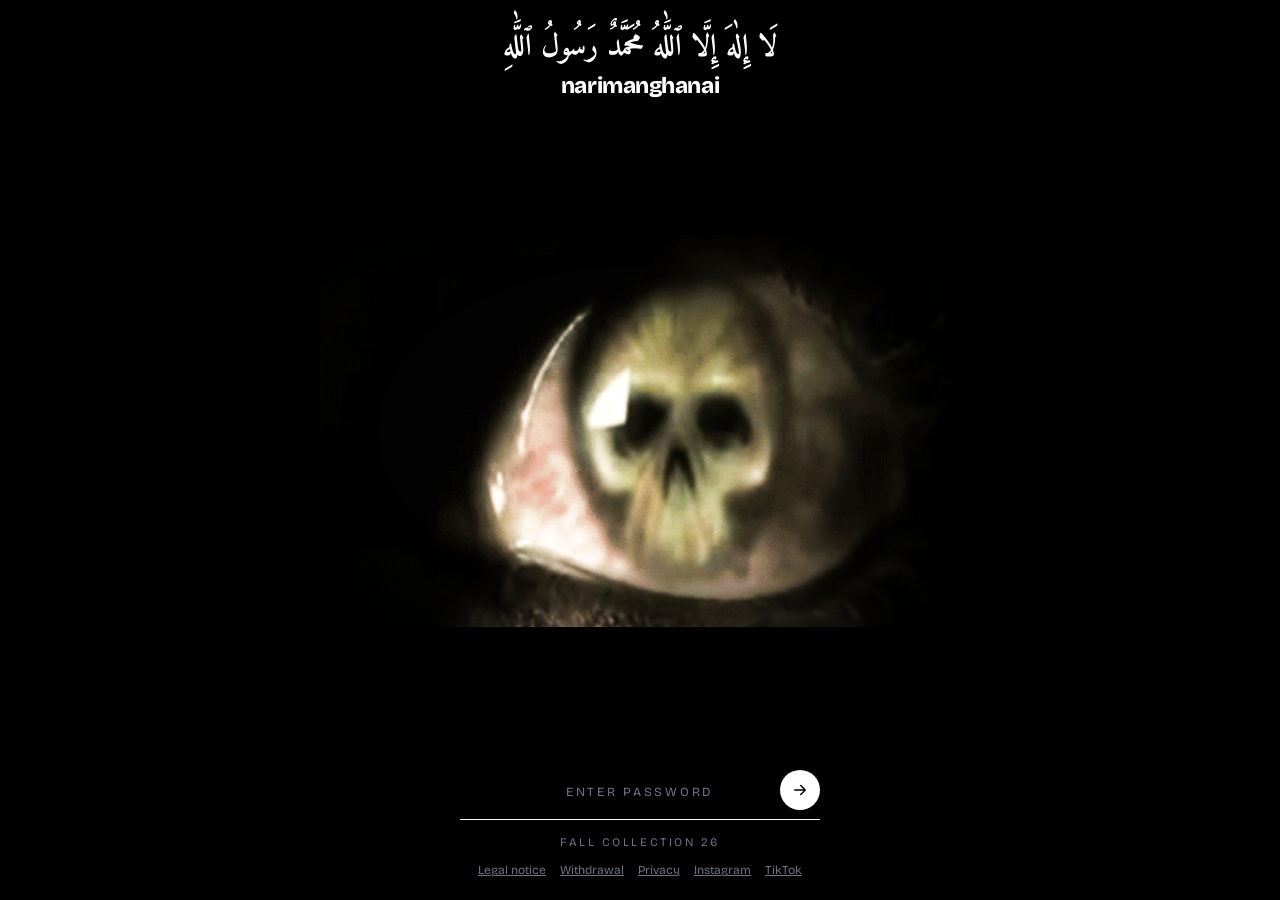
<file: index.html>
<!DOCTYPE html>
<html lang="en" class="gated">
<head>
<meta charset="utf-8">
<meta name="viewport" content="width=device-width, initial-scale=1, viewport-fit=cover">
<title>narimanghanai – handmade clothing</title>
<meta name="description" content="Handmade clothing. Every piece is one of a kind.">
<meta name="theme-color" content="#ffffff">
<meta property="og:type" content="website">
<meta property="og:site_name" content="narimanghanai">
<meta property="og:title" content="narimanghanai – Fall Collection 26">
<meta property="og:description" content="Handmade clothing. Every piece is one of a kind.">
<meta property="og:image" content="https://narimanghanai.com/og-image.jpg">
<meta property="og:image:width" content="1200">
<meta property="og:image:height" content="630">
<meta property="og:url" content="https://narimanghanai.com/">
<meta name="twitter:card" content="summary_large_image">
<meta name="twitter:title" content="narimanghanai – Fall Collection 26">
<meta name="twitter:description" content="Handmade clothing. Every piece is one of a kind.">
<meta name="twitter:image" content="https://narimanghanai.com/og-image.jpg">
<link rel="icon" href="/favicon.ico" sizes="any">
<link rel="icon" type="image/png" sizes="32x32" href="/favicon-32.png">
<link rel="apple-touch-icon" href="/apple-touch-icon.png">
<link rel="preconnect" href="https://fonts.googleapis.com">
<link rel="preconnect" href="https://fonts.gstatic.com" crossorigin>
<link href="https://fonts.googleapis.com/css2?family=Amiri:wght@400;700&family=Bricolage+Grotesque:opsz,wght@12..96,400;12..96,600;12..96,800&display=swap" rel="stylesheet">
<link rel="stylesheet" href="style.css?v=13">
</head>
<body>
<noscript><style>.gate{display:none!important}html.gated body{overflow:auto!important}</style><p style="padding:32px;text-align:center">Please turn on JavaScript to view the shop.</p></noscript>
<section class="gate" id="gate" aria-label="Enter password">
  <div class="gate-top">
    <span class="gate-ar" lang="ar" dir="rtl">لَا إِلٰهَ إِلَّا ٱللَّٰهُ مُحَمَّدٌ رَسُولُ ٱللَّٰهِ</span>
    <div class="gate-brand">narimanghanai</div>
  </div>
  <div class="gate-media"><img class="gate-img" id="gateImg" src="gate.gif" alt=""></div>
  <form class="gate-form" id="gateForm" autocomplete="off">
    <label class="sr" for="gatePw">Password</label>
    <div class="gate-field" id="gateRow">
      <input id="gatePw" type="password" placeholder="Enter password" autocomplete="off" autocapitalize="off" spellcheck="false" required>
      <button type="submit" aria-label="Enter"><svg viewBox="0 0 24 24"><path d="M5 12h14M13 6l6 6-6 6"/></svg></button>
    </div>
    <p class="gate-msg" id="gateMsg" role="status">Fall Collection 26</p>
    <p class="gate-count" id="gateCount" hidden></p>
  </form>
  <nav class="gate-links" aria-label="Info">
    <a href="impressum.html">Legal notice</a><a href="widerruf.html">Withdrawal</a><a href="datenschutz.html">Privacy</a>
    <a href="https://instagram.com/narimanghanai" target="_blank" rel="noopener">Instagram</a><a href="https://tiktok.com/@narimanghanai" target="_blank" rel="noopener">TikTok</a>
  </nav>
</section>
<header>
  <div class="wrap">
    <div class="brand"><span class="arabic" lang="ar" dir="rtl">لَا إِلٰهَ إِلَّا ٱللَّٰهُ مُحَمَّدٌ رَسُولُ ٱللَّٰهِ</span><a class="logo" href="/">narimanghanai</a></div>
  </div>
</header>

<main class="wrap shopwrap">
  <div class="colbar">
    <h1 class="collection" id="colTitle"></h1>
    <div class="cd">
      <button class="cbtn" id="cBtn" aria-haspopup="listbox" aria-expanded="false" aria-controls="cMenu">Collections
        <svg viewBox="0 0 24 24"><path d="M6 9l6 6 6-6"/></svg></button>
      <ul class="cmenu" id="cMenu" role="listbox" aria-label="Collections" hidden></ul>
    </div>
  </div>
  <div class="shop" id="grid"></div>
</main>

<footer>
  <div class="wrap">
    <a href="groessen.html">Size guide</a><a href="impressum.html">Legal notice</a><a href="widerruf.html">Withdrawal</a><a href="datenschutz.html">Privacy</a>
    <a href="https://instagram.com/narimanghanai" target="_blank" rel="noopener">Instagram</a><a href="https://tiktok.com/@narimanghanai" target="_blank" rel="noopener">TikTok</a>
    <p style="margin-top:10px">© <span id="y"></span> narimanghanai</p>
  </div>
</footer>

<div class="pm" id="pm" hidden role="dialog" aria-modal="true" aria-label="Product">
  <div class="pm-box">
    <div class="pm-bar"><button class="iconbtn" id="pmX" aria-label="Close"><svg viewBox="0 0 24 24"><path d="M5 5l14 14M19 5L5 19"/></svg></button></div>
    <div id="pmBody"></div>
  </div>
</div>

<div class="lb" id="lb" tabindex="-1" hidden role="dialog" aria-modal="true" aria-label="Photo viewer">
  <div class="lb-top">
    <button class="lbtn" id="lbF" aria-label="Toggle full screen" hidden><svg viewBox="0 0 24 24"><path d="M4 9V4h5M20 9V4h-5M4 15v5h5M20 15v5h-5"/></svg></button>
    <button class="lbtn" id="lbX" aria-label="Close"><svg viewBox="0 0 24 24"><path d="M5 5l14 14M19 5L5 19"/></svg></button>
  </div>
  <button class="lbtn lb-p" id="lbP" aria-label="Previous photo"><svg viewBox="0 0 24 24"><path d="M15 4l-8 8 8 8"/></svg></button>
  <img id="lbImg" alt="" draggable="false">
  <button class="lbtn lb-n" id="lbN" aria-label="Next photo"><svg viewBox="0 0 24 24"><path d="M9 4l8 8-8 8"/></svg></button>
  <div class="lb-dots" id="lbDots"></div>
</div>

<script src="app.js?v=1" defer></script>
</body>
</html>
</file>
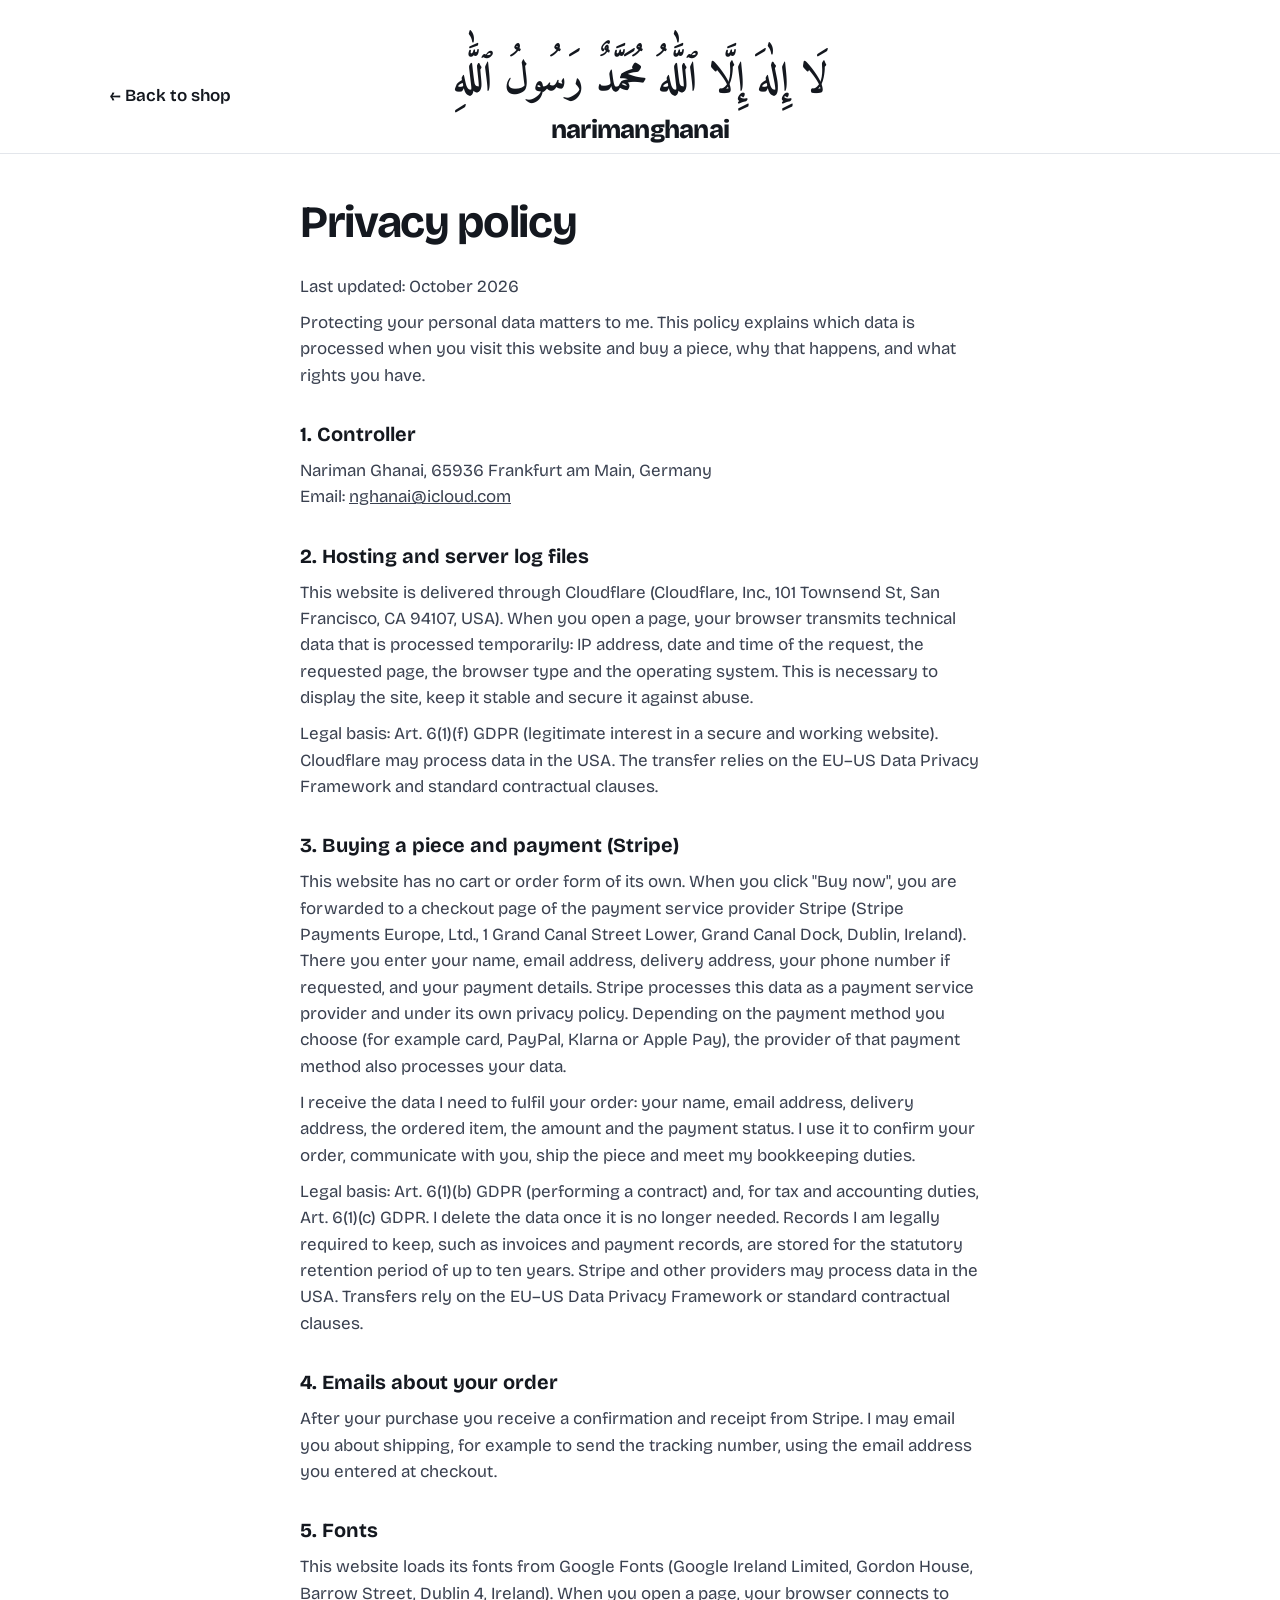
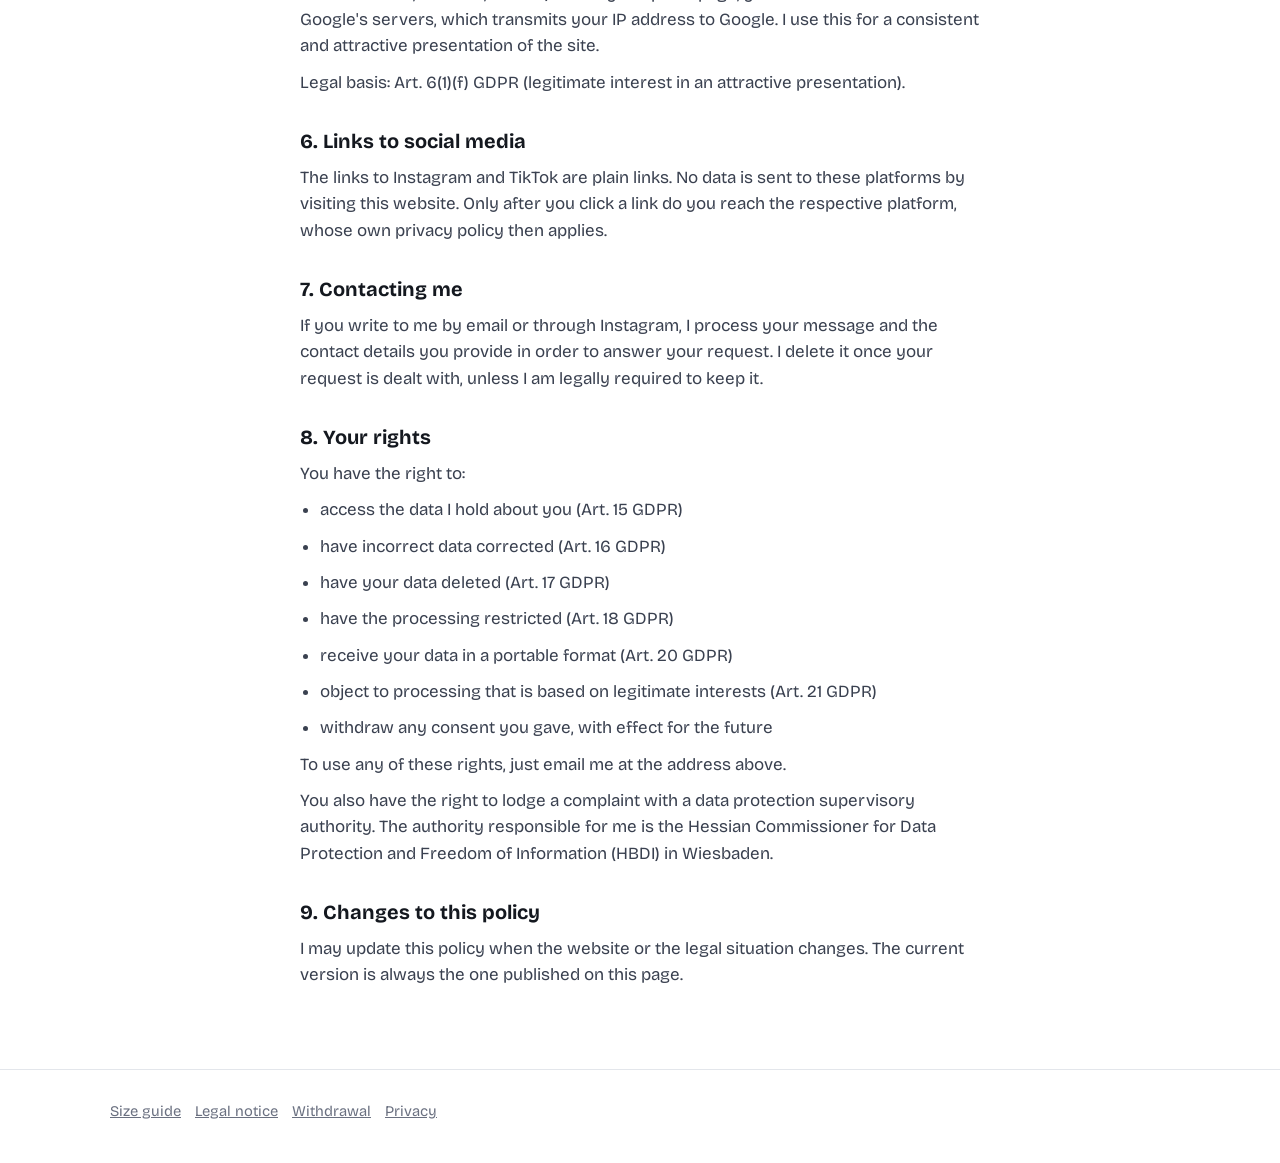
<file: datenschutz.html>
<!DOCTYPE html>
<html lang="en">
<head>
<meta charset="utf-8">
<meta name="viewport" content="width=device-width, initial-scale=1, viewport-fit=cover">
<title>Privacy policy – narimanghanai</title>
<link rel="icon" href="/favicon.ico" sizes="any">
<link rel="icon" type="image/png" sizes="32x32" href="/favicon-32.png">
<link rel="apple-touch-icon" href="/apple-touch-icon.png">
<link rel="preconnect" href="https://fonts.googleapis.com">
<link rel="preconnect" href="https://fonts.gstatic.com" crossorigin>
<link href="https://fonts.googleapis.com/css2?family=Amiri:wght@400;700&family=Bricolage+Grotesque:opsz,wght@12..96,400;12..96,600;12..96,800&display=swap" rel="stylesheet">
<link rel="stylesheet" href="style.css?v=13">
</head>
<body>
<header><div class="wrap"><a class="back" href="/">← Back to shop</a><div class="brand"><span class="arabic" lang="ar" dir="rtl">لَا إِلٰهَ إِلَّا ٱللَّٰهُ مُحَمَّدٌ رَسُولُ ٱللَّٰهِ</span><a class="logo" href="/">narimanghanai</a></div></div></header>
<main class="wrap text">
<h1>Privacy policy</h1>
<p>Last updated: October 2026</p>
<p>Protecting your personal data matters to me. This policy explains which data is processed when you visit this website and buy a piece, why that happens, and what rights you have.</p>

<h2>1. Controller</h2>
<p>Nariman Ghanai, 65936 Frankfurt am Main, Germany<br>Email: <a href="mailto:nghanai@icloud.com">nghanai@icloud.com</a></p>

<h2>2. Hosting and server log files</h2>
<p>This website is delivered through Cloudflare (Cloudflare, Inc., 101 Townsend St, San Francisco, CA 94107, USA). When you open a page, your browser transmits technical data that is processed temporarily: IP address, date and time of the request, the requested page, the browser type and the operating system. This is necessary to display the site, keep it stable and secure it against abuse.</p>
<p>Legal basis: Art. 6(1)(f) GDPR (legitimate interest in a secure and working website). Cloudflare may process data in the USA. The transfer relies on the EU–US Data Privacy Framework and standard contractual clauses.</p>

<h2>3. Buying a piece and payment (Stripe)</h2>
<p>This website has no cart or order form of its own. When you click "Buy now", you are forwarded to a checkout page of the payment service provider Stripe (Stripe Payments Europe, Ltd., 1 Grand Canal Street Lower, Grand Canal Dock, Dublin, Ireland). There you enter your name, email address, delivery address, your phone number if requested, and your payment details. Stripe processes this data as a payment service provider and under its own privacy policy. Depending on the payment method you choose (for example card, PayPal, Klarna or Apple Pay), the provider of that payment method also processes your data.</p>
<p>I receive the data I need to fulfil your order: your name, email address, delivery address, the ordered item, the amount and the payment status. I use it to confirm your order, communicate with you, ship the piece and meet my bookkeeping duties.</p>
<p>Legal basis: Art. 6(1)(b) GDPR (performing a contract) and, for tax and accounting duties, Art. 6(1)(c) GDPR. I delete the data once it is no longer needed. Records I am legally required to keep, such as invoices and payment records, are stored for the statutory retention period of up to ten years. Stripe and other providers may process data in the USA. Transfers rely on the EU–US Data Privacy Framework or standard contractual clauses.</p>

<h2>4. Emails about your order</h2>
<p>After your purchase you receive a confirmation and receipt from Stripe. I may email you about shipping, for example to send the tracking number, using the email address you entered at checkout.</p>

<h2>5. Fonts</h2>
<p>This website loads its fonts from Google Fonts (Google Ireland Limited, Gordon House, Barrow Street, Dublin 4, Ireland). When you open a page, your browser connects to Google's servers, which transmits your IP address to Google. I use this for a consistent and attractive presentation of the site.</p>
<p>Legal basis: Art. 6(1)(f) GDPR (legitimate interest in an attractive presentation).</p>

<h2>6. Links to social media</h2>
<p>The links to Instagram and TikTok are plain links. No data is sent to these platforms by visiting this website. Only after you click a link do you reach the respective platform, whose own privacy policy then applies.</p>

<h2>7. Contacting me</h2>
<p>If you write to me by email or through Instagram, I process your message and the contact details you provide in order to answer your request. I delete it once your request is dealt with, unless I am legally required to keep it.</p>

<h2>8. Your rights</h2>
<p>You have the right to:</p>
<ul>
<li>access the data I hold about you (Art. 15 GDPR)</li>
<li>have incorrect data corrected (Art. 16 GDPR)</li>
<li>have your data deleted (Art. 17 GDPR)</li>
<li>have the processing restricted (Art. 18 GDPR)</li>
<li>receive your data in a portable format (Art. 20 GDPR)</li>
<li>object to processing that is based on legitimate interests (Art. 21 GDPR)</li>
<li>withdraw any consent you gave, with effect for the future</li>
</ul>
<p>To use any of these rights, just email me at the address above.</p>
<p>You also have the right to lodge a complaint with a data protection supervisory authority. The authority responsible for me is the Hessian Commissioner for Data Protection and Freedom of Information (HBDI) in Wiesbaden.</p>

<h2>9. Changes to this policy</h2>
<p>I may update this policy when the website or the legal situation changes. The current version is always the one published on this page.</p>
</main>
<footer><div class="wrap"><a href="groessen.html">Size guide</a><a href="impressum.html">Legal notice</a><a href="widerruf.html">Withdrawal</a><a href="datenschutz.html">Privacy</a></div></footer>
</body>
</html>
</file>
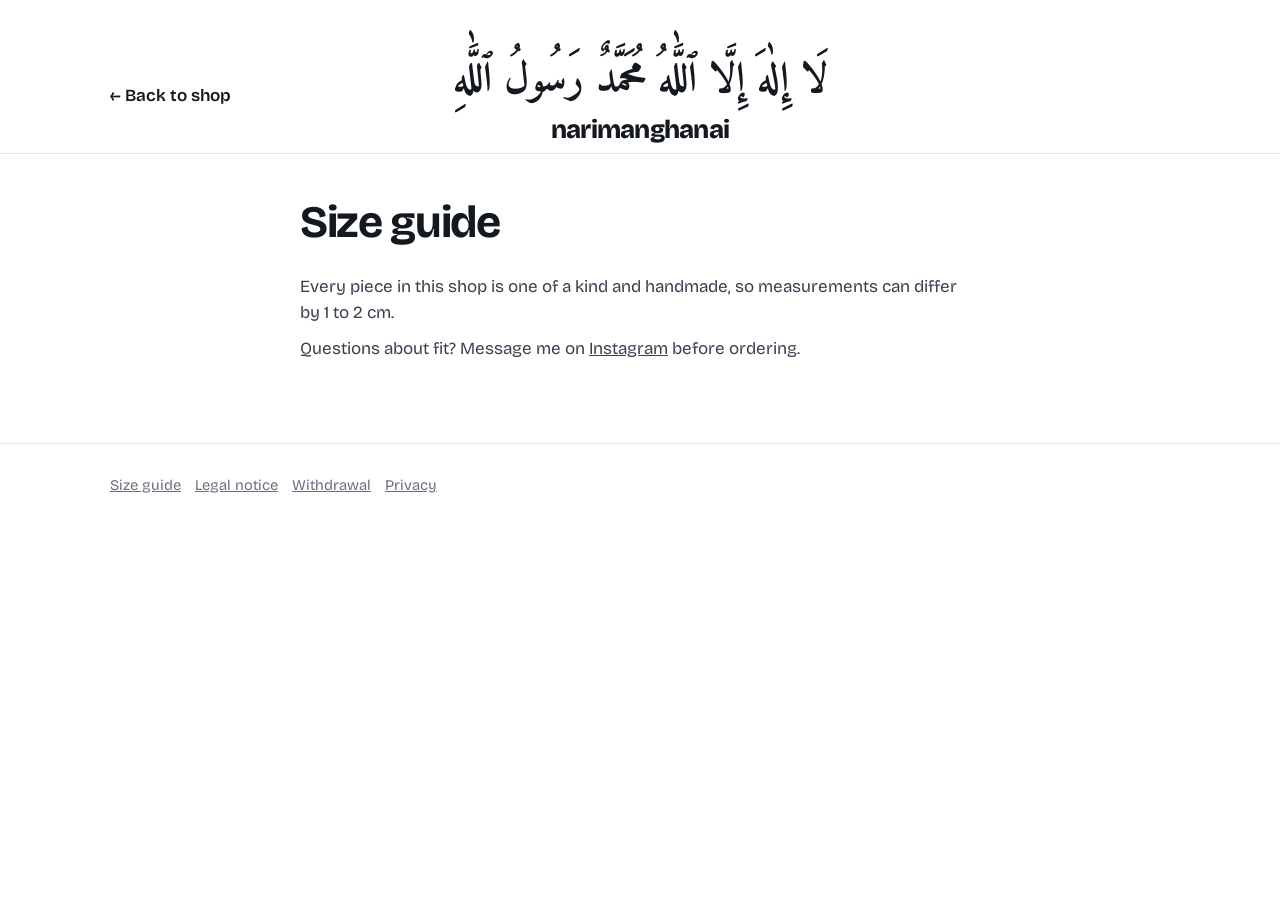
<file: groessen.html>
<!DOCTYPE html>
<html lang="en">
<head>
<meta charset="utf-8">
<meta name="viewport" content="width=device-width, initial-scale=1, viewport-fit=cover">
<title>Size guide – narimanghanai</title>
<link rel="icon" href="/favicon.ico" sizes="any">
<link rel="icon" type="image/png" sizes="32x32" href="/favicon-32.png">
<link rel="apple-touch-icon" href="/apple-touch-icon.png">
<link rel="preconnect" href="https://fonts.googleapis.com">
<link rel="preconnect" href="https://fonts.gstatic.com" crossorigin>
<link href="https://fonts.googleapis.com/css2?family=Amiri:wght@400;700&family=Bricolage+Grotesque:opsz,wght@12..96,400;12..96,600;12..96,800&display=swap" rel="stylesheet">
<link rel="stylesheet" href="style.css?v=13">
</head>
<body>
<header><div class="wrap"><a class="back" href="/">← Back to shop</a><div class="brand"><span class="arabic" lang="ar" dir="rtl">لَا إِلٰهَ إِلَّا ٱللَّٰهُ مُحَمَّدٌ رَسُولُ ٱللَّٰهِ</span><a class="logo" href="/">narimanghanai</a></div></div></header>
<main class="wrap text">
<h1>Size guide</h1>
<p>Every piece in this shop is one of a kind and handmade, so measurements can differ by 1 to 2 cm.</p>
<p>Questions about fit? Message me on <a href="https://instagram.com/narimanghanai" target="_blank" rel="noopener">Instagram</a> before ordering.</p>
</main>
<footer><div class="wrap"><a href="groessen.html">Size guide</a><a href="impressum.html">Legal notice</a><a href="widerruf.html">Withdrawal</a><a href="datenschutz.html">Privacy</a></div></footer>
</body>
</html>
</file>
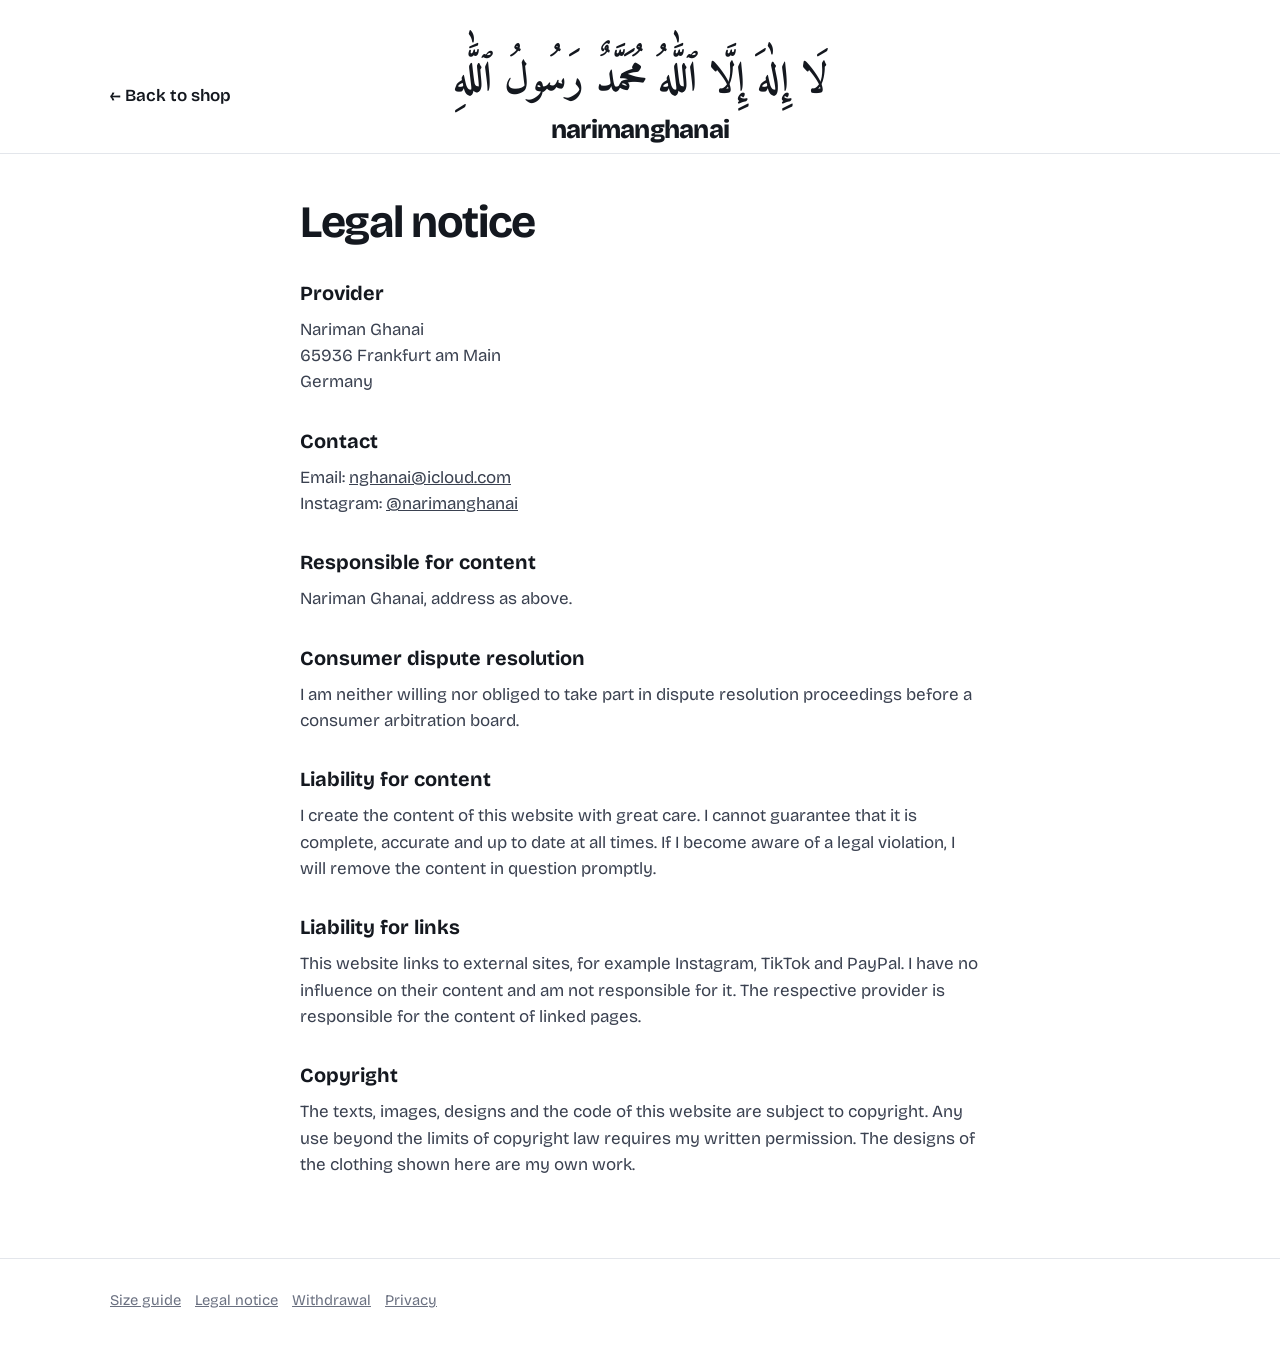
<file: impressum.html>
<!DOCTYPE html>
<html lang="en">
<head>
<meta charset="utf-8">
<meta name="viewport" content="width=device-width, initial-scale=1, viewport-fit=cover">
<title>Legal notice – narimanghanai</title>
<link rel="icon" href="/favicon.ico" sizes="any">
<link rel="icon" type="image/png" sizes="32x32" href="/favicon-32.png">
<link rel="apple-touch-icon" href="/apple-touch-icon.png">
<link rel="preconnect" href="https://fonts.googleapis.com">
<link rel="preconnect" href="https://fonts.gstatic.com" crossorigin>
<link href="https://fonts.googleapis.com/css2?family=Amiri:wght@400;700&family=Bricolage+Grotesque:opsz,wght@12..96,400;12..96,600;12..96,800&display=swap" rel="stylesheet">
<link rel="stylesheet" href="style.css?v=13">
</head>
<body>
<header><div class="wrap"><a class="back" href="/">← Back to shop</a><div class="brand"><span class="arabic" lang="ar" dir="rtl">لَا إِلٰهَ إِلَّا ٱللَّٰهُ مُحَمَّدٌ رَسُولُ ٱللَّٰهِ</span><a class="logo" href="/">narimanghanai</a></div></div></header>
<main class="wrap text">
<h1>Legal notice</h1>
<h2>Provider</h2>
<p>Nariman Ghanai<br>65936 Frankfurt am Main<br>Germany</p>
<h2>Contact</h2>
<p>Email: <a href="mailto:nghanai@icloud.com">nghanai@icloud.com</a><br>Instagram: <a href="https://instagram.com/narimanghanai" target="_blank" rel="noopener">@narimanghanai</a></p>
<h2>Responsible for content</h2>
<p>Nariman Ghanai, address as above.</p>
<h2>Consumer dispute resolution</h2>
<p>I am neither willing nor obliged to take part in dispute resolution proceedings before a consumer arbitration board.</p>
<h2>Liability for content</h2>
<p>I create the content of this website with great care. I cannot guarantee that it is complete, accurate and up to date at all times. If I become aware of a legal violation, I will remove the content in question promptly.</p>
<h2>Liability for links</h2>
<p>This website links to external sites, for example Instagram, TikTok and PayPal. I have no influence on their content and am not responsible for it. The respective provider is responsible for the content of linked pages.</p>
<h2>Copyright</h2>
<p>The texts, images, designs and the code of this website are subject to copyright. Any use beyond the limits of copyright law requires my written permission. The designs of the clothing shown here are my own work.</p>
</main>
<footer><div class="wrap"><a href="groessen.html">Size guide</a><a href="impressum.html">Legal notice</a><a href="widerruf.html">Withdrawal</a><a href="datenschutz.html">Privacy</a></div></footer>
</body>
</html>
</file>
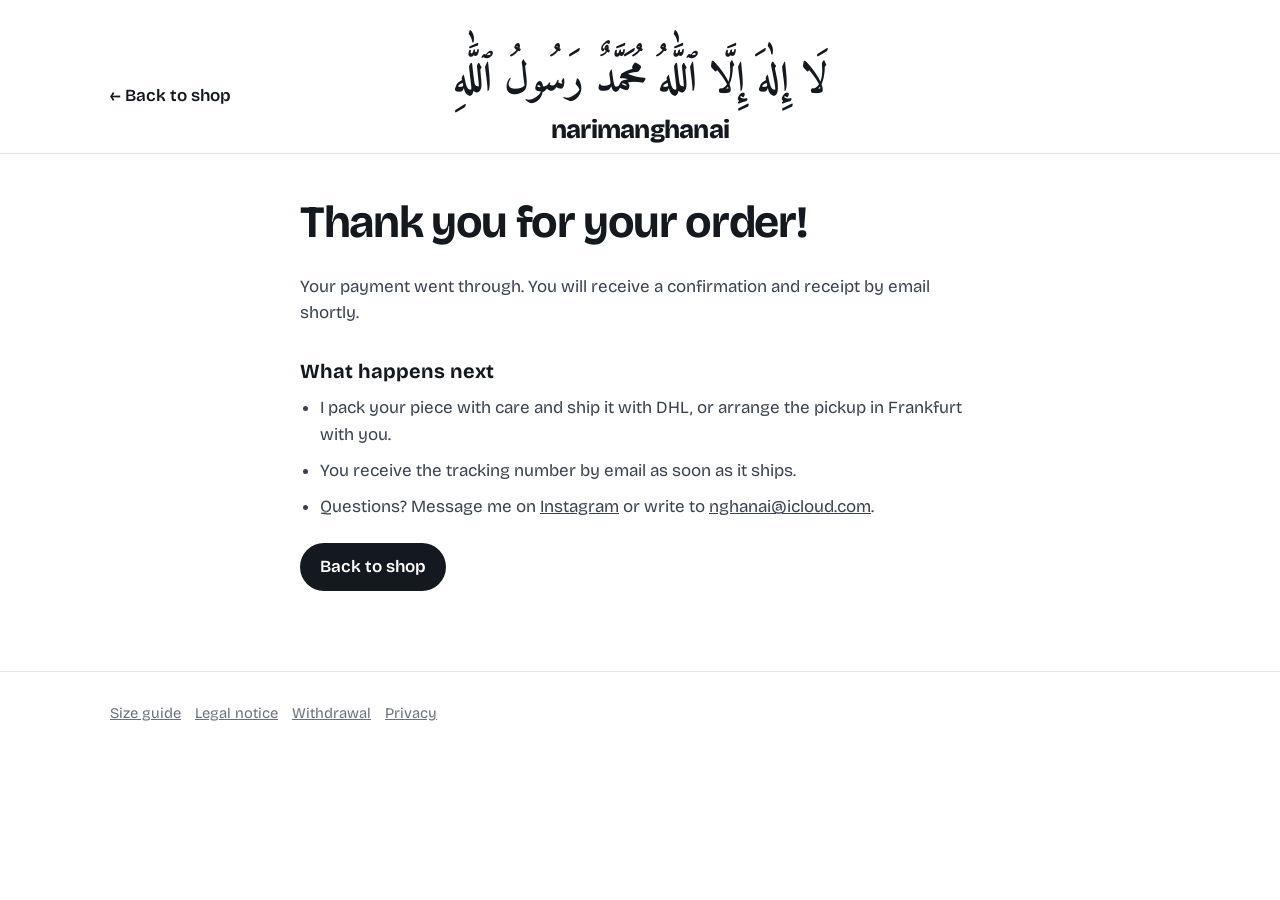
<file: thanks.html>
<!DOCTYPE html>
<html lang="en">
<head>
<meta charset="utf-8">
<meta name="robots" content="noindex">
<meta name="viewport" content="width=device-width, initial-scale=1, viewport-fit=cover">
<title>Thank you – narimanghanai</title>
<link rel="icon" href="/favicon.ico" sizes="any">
<link rel="icon" type="image/png" sizes="32x32" href="/favicon-32.png">
<link rel="apple-touch-icon" href="/apple-touch-icon.png">
<link rel="preconnect" href="https://fonts.googleapis.com">
<link rel="preconnect" href="https://fonts.gstatic.com" crossorigin>
<link href="https://fonts.googleapis.com/css2?family=Amiri:wght@400;700&family=Bricolage+Grotesque:opsz,wght@12..96,400;12..96,600;12..96,800&display=swap" rel="stylesheet">
<link rel="stylesheet" href="style.css?v=13">
</head>
<body>
<header><div class="wrap"><a class="back" href="/">← Back to shop</a><div class="brand"><span class="arabic" lang="ar" dir="rtl">لَا إِلٰهَ إِلَّا ٱللَّٰهُ مُحَمَّدٌ رَسُولُ ٱللَّٰهِ</span><a class="logo" href="/">narimanghanai</a></div></div></header>
<main class="wrap text">
<h1>Thank you for your order!</h1>
<p>Your payment went through. You will receive a confirmation and receipt by email shortly.</p>
<h2>What happens next</h2>
<ul>
<li>I pack your piece with care and ship it with DHL, or arrange the pickup in Frankfurt with you.</li>
<li>You receive the tracking number by email as soon as it ships.</li>
<li>Questions? Message me on <a href="https://instagram.com/narimanghanai" target="_blank" rel="noopener">Instagram</a> or write to <a href="mailto:nghanai@icloud.com">nghanai@icloud.com</a>.</li>
</ul>
<p style="margin-top:22px"><a class="btn" href="/">Back to shop</a></p>
</main>
<footer><div class="wrap"><a href="groessen.html">Size guide</a><a href="impressum.html">Legal notice</a><a href="widerruf.html">Withdrawal</a><a href="datenschutz.html">Privacy</a></div></footer>
</body>
</html>
</file>
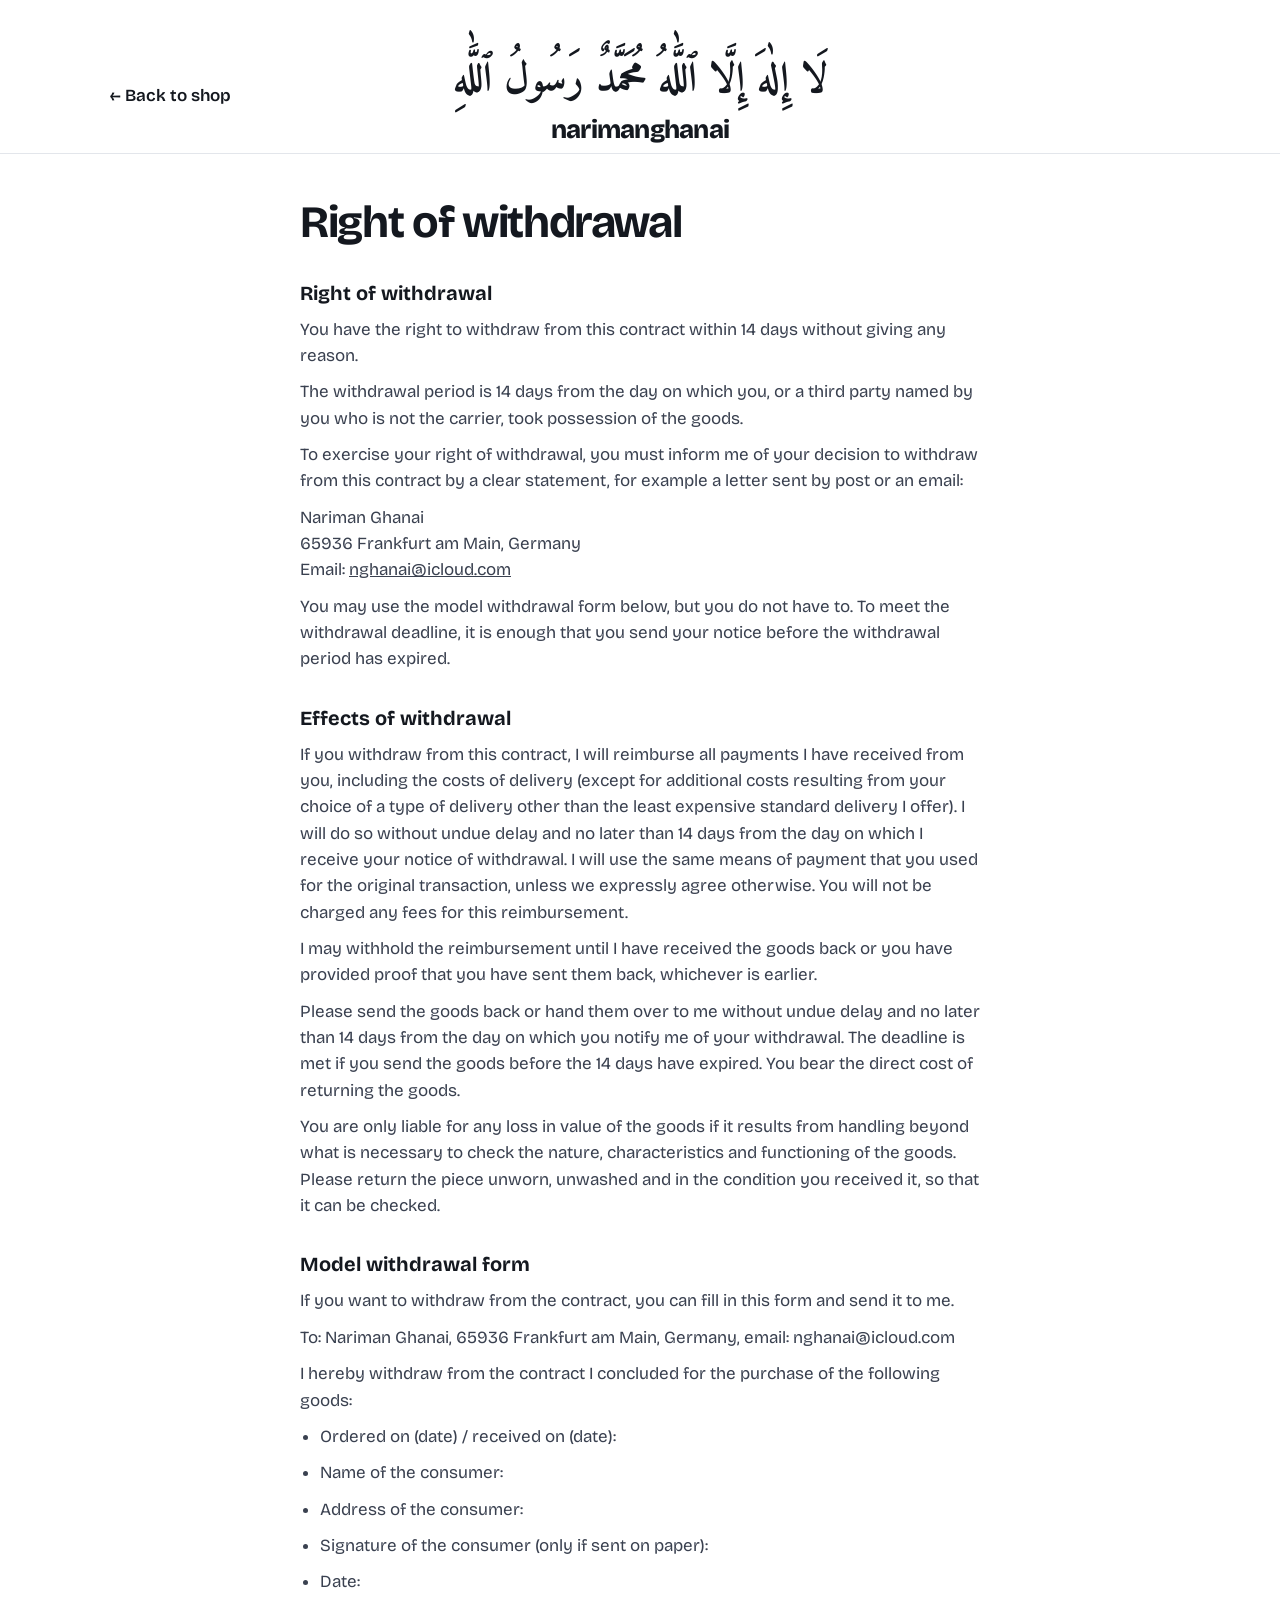
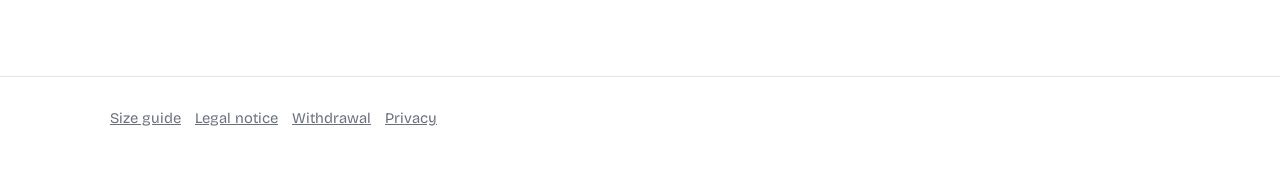
<file: widerruf.html>
<!DOCTYPE html>
<html lang="en">
<head>
<meta charset="utf-8">
<meta name="viewport" content="width=device-width, initial-scale=1, viewport-fit=cover">
<title>Right of withdrawal – narimanghanai</title>
<link rel="icon" href="/favicon.ico" sizes="any">
<link rel="icon" type="image/png" sizes="32x32" href="/favicon-32.png">
<link rel="apple-touch-icon" href="/apple-touch-icon.png">
<link rel="preconnect" href="https://fonts.googleapis.com">
<link rel="preconnect" href="https://fonts.gstatic.com" crossorigin>
<link href="https://fonts.googleapis.com/css2?family=Amiri:wght@400;700&family=Bricolage+Grotesque:opsz,wght@12..96,400;12..96,600;12..96,800&display=swap" rel="stylesheet">
<link rel="stylesheet" href="style.css?v=13">
</head>
<body>
<header><div class="wrap"><a class="back" href="/">← Back to shop</a><div class="brand"><span class="arabic" lang="ar" dir="rtl">لَا إِلٰهَ إِلَّا ٱللَّٰهُ مُحَمَّدٌ رَسُولُ ٱللَّٰهِ</span><a class="logo" href="/">narimanghanai</a></div></div></header>
<main class="wrap text">
<h1>Right of withdrawal</h1>
<h2>Right of withdrawal</h2>
<p>You have the right to withdraw from this contract within 14 days without giving any reason.</p>
<p>The withdrawal period is 14 days from the day on which you, or a third party named by you who is not the carrier, took possession of the goods.</p>
<p>To exercise your right of withdrawal, you must inform me of your decision to withdraw from this contract by a clear statement, for example a letter sent by post or an email:</p>
<p>Nariman Ghanai<br>65936 Frankfurt am Main, Germany<br>Email: <a href="mailto:nghanai@icloud.com">nghanai@icloud.com</a></p>
<p>You may use the model withdrawal form below, but you do not have to. To meet the withdrawal deadline, it is enough that you send your notice before the withdrawal period has expired.</p>

<h2>Effects of withdrawal</h2>
<p>If you withdraw from this contract, I will reimburse all payments I have received from you, including the costs of delivery (except for additional costs resulting from your choice of a type of delivery other than the least expensive standard delivery I offer). I will do so without undue delay and no later than 14 days from the day on which I receive your notice of withdrawal. I will use the same means of payment that you used for the original transaction, unless we expressly agree otherwise. You will not be charged any fees for this reimbursement.</p>
<p>I may withhold the reimbursement until I have received the goods back or you have provided proof that you have sent them back, whichever is earlier.</p>
<p>Please send the goods back or hand them over to me without undue delay and no later than 14 days from the day on which you notify me of your withdrawal. The deadline is met if you send the goods before the 14 days have expired. You bear the direct cost of returning the goods.</p>
<p>You are only liable for any loss in value of the goods if it results from handling beyond what is necessary to check the nature, characteristics and functioning of the goods. Please return the piece unworn, unwashed and in the condition you received it, so that it can be checked.</p>

<h2>Model withdrawal form</h2>
<p>If you want to withdraw from the contract, you can fill in this form and send it to me.</p>
<p>To: Nariman Ghanai, 65936 Frankfurt am Main, Germany, email: nghanai@icloud.com</p>
<p>I hereby withdraw from the contract I concluded for the purchase of the following goods:</p>
<ul>
<li>Ordered on (date) / received on (date):</li>
<li>Name of the consumer:</li>
<li>Address of the consumer:</li>
<li>Signature of the consumer (only if sent on paper):</li>
<li>Date:</li>
</ul></main>
<footer><div class="wrap"><a href="groessen.html">Size guide</a><a href="impressum.html">Legal notice</a><a href="widerruf.html">Withdrawal</a><a href="datenschutz.html">Privacy</a></div></footer>
</body>
</html>
</file>
<file: style.css>
:root{--bg:#fff;--ink:#14181F;--muted:#6A7080;--line:#E3E6EB;--accent:#22305A;--thread:#E3B23C}
*{box-sizing:border-box;margin:0}
html{scroll-behavior:smooth}
body{font-family:"Bricolage Grotesque",system-ui,sans-serif;background:var(--bg);color:var(--ink);line-height:1.55;font-size:17px}
a{color:inherit}
:focus-visible{outline:3px solid var(--thread);outline-offset:3px}
.wrap{max-width:1100px;margin:0 auto;padding:0 20px}
header{border-bottom:1px solid var(--line);position:sticky;top:0;background:var(--bg);z-index:5}
header .wrap{display:grid;grid-template-columns:1fr auto 1fr;align-items:center;padding-top:48px;padding-bottom:8px}
.brand{grid-column:2;display:flex;flex-direction:column;align-items:center;text-align:center}
.arabic{font-family:"Amiri","Noto Naskh Arabic",serif;font-size:clamp(1.7rem,6vw,2.6rem);font-weight:700;line-height:1.6;direction:rtl}
.logo{font-weight:800;font-size:1.6rem;letter-spacing:-.03em;text-decoration:none;line-height:1.2}
.cartbtn{grid-column:3;justify-self:end;background:none;border:0;font:inherit;font-weight:600;cursor:pointer;display:flex;gap:8px;align-items:center;color:var(--ink)}
.cartbtn b{background:var(--ink);color:#fff;border-radius:999px;min-width:24px;height:24px;display:grid;place-items:center;font-size:.8rem;padding:0 6px}
.back{grid-column:1;justify-self:start;text-decoration:none;font-weight:600}
.btn{background:var(--ink);color:#fff;border:0;border-radius:999px;padding:11px 20px;font:inherit;font-weight:600;cursor:pointer;text-decoration:none;display:inline-block}
.btn:hover{background:var(--accent)}
.btn.ghost{background:none;color:var(--ink);border:1.5px solid var(--ink)}
.btn.ghost:hover{background:var(--ink);color:#fff}
.btn:disabled{opacity:.5;cursor:default}
h1{font-size:clamp(1.9rem,5vw,2.8rem);letter-spacing:-.03em;line-height:1.1;margin:44px 0 26px}
h2{font-size:1.25rem;margin:30px 0 8px}
.grid{display:grid;grid-template-columns:repeat(auto-fill,minmax(230px,1fr));gap:34px 22px;padding-bottom:70px}
.ph{aspect-ratio:3/4;display:grid;place-items:center;font-size:3.5rem;font-weight:800;color:rgba(255,255,255,.88)}
.ph img{width:100%;height:100%;object-fit:cover}
.tile h3{font-size:1.05rem;margin-top:12px}
.tile .meta{color:var(--muted);font-size:.92rem}
.tile .price{font-weight:800;margin:4px 0 10px}
.tile .row{display:flex}
.rm{background:none;border:0;color:var(--muted);text-decoration:underline;cursor:pointer;font:inherit;font-size:.9rem;padding:0;margin-top:6px}
.tag{display:inline-block;border:1.5px solid var(--ink);border-radius:999px;font-size:.78rem;font-weight:600;padding:1px 9px;margin-top:6px}
.tile select{flex:0 0 auto}
.tile .btn{flex:1;padding:10px 12px;font-size:.95rem}
input,textarea,select{font:inherit;padding:11px;border:1.5px solid var(--ink);border-radius:8px;background:#fff;color:var(--ink);width:100%}
.tile select{width:auto}
label{display:grid;gap:5px;font-weight:600;font-size:.95rem}
textarea{min-height:80px;resize:vertical}
/* Warenkorb */
.overlay{position:fixed;inset:0;background:rgba(20,24,31,.45);opacity:0;pointer-events:none;transition:opacity .25s;z-index:20}
.drawer{position:fixed;top:0;right:0;bottom:0;width:min(480px,100%);background:#fff;transform:translateX(100%);transition:transform .3s;z-index:21;display:flex;flex-direction:column}
body.open .overlay{opacity:1;pointer-events:auto}
body.open .drawer{transform:none}
.dbody{padding:18px 20px;overflow:auto;flex:1;display:grid;gap:16px;align-content:start}
.line{display:flex;justify-content:space-between;gap:10px;border-bottom:1px solid var(--line);padding-bottom:12px}
.line small{color:var(--muted)}
.qty{display:flex;gap:8px;align-items:center;margin-top:6px}
.qty button{width:28px;height:28px;border-radius:50%;border:1.5px solid var(--ink);background:#fff;cursor:pointer;font-size:1rem;color:var(--ink)}
.total{display:flex;justify-content:space-between;font-weight:800;font-size:1.15rem}
.hint{color:var(--muted);font-size:.9rem}
.hidden{display:none!important}
/* Textseiten */
.text{max-width:720px;padding-bottom:70px}
.text p,.text li{color:#3a4150;margin-bottom:10px}
.text ul{padding-left:20px}
table{border-collapse:collapse;width:100%;margin:10px 0 20px}
th,td{border-bottom:1px solid var(--line);padding:10px 8px;text-align:left}
.tablewrap{overflow-x:auto}
footer{border-top:1px solid var(--line);padding:30px 0 40px;color:var(--muted);font-size:.92rem}
footer a{margin-right:14px}
@media(prefers-reduced-motion:reduce){html{scroll-behavior:auto}.drawer,.overlay{transition:none}}

.list{display:grid;gap:60px;padding-bottom:70px}
.product{display:grid;gap:28px}
@media(min-width:800px){.product{grid-template-columns:1.1fr 1fr;align-items:start}}
.gallery .main{width:100%;height:auto;max-height:85vh;object-fit:contain;background:#fff;border:1px solid var(--line);display:block}
.thumbs{display:flex;gap:8px;margin-top:10px;flex-wrap:wrap}
.thumbs button{width:64px;height:80px;padding:0;border:1.5px solid var(--line);background:#fff;cursor:pointer;border-radius:6px;overflow:hidden}
.thumbs button.on,.thumbs button:hover{border-color:var(--ink)}
.thumbs img{width:100%;height:100%;object-fit:cover;display:block}
.product .price{font-weight:800;font-size:1.6rem;margin:12px 0 4px}
.details{padding-left:18px;margin:14px 0 20px}
.details li{color:#3a4150;margin-bottom:4px}
.line2{display:flex;justify-content:space-between}

/* Lightbox */
.gallery{position:relative}
.gallery .main{cursor:zoom-in}
.fs{position:absolute;top:10px;right:10px;z-index:2;width:44px;height:44px;border-radius:50%;border:0;background:rgba(255,255,255,.92);color:var(--ink);cursor:pointer;display:grid;place-items:center;box-shadow:0 1px 6px rgba(0,0,0,.2)}
.fs svg,.lb svg{width:22px;height:22px;fill:none;stroke:currentColor;stroke-width:1.6;stroke-linecap:round;stroke-linejoin:round;display:block}
.lb{position:fixed;inset:0;background:#080808;z-index:50;outline:none;display:flex;align-items:center;justify-content:center;overflow:hidden;animation:lbin .2s ease}
@keyframes lbin{from{opacity:0}to{opacity:1}}
.lb[hidden]{display:none}
.lb>img{max-width:100vw;max-height:100vh;max-height:100dvh;object-fit:contain;touch-action:none;user-select:none;-webkit-user-drag:none;cursor:zoom-in}
.lbtn{position:absolute;z-index:2;width:48px;height:48px;border:0;border-radius:50%;background:transparent;color:#fff;cursor:pointer;display:grid;place-items:center;opacity:.8;transition:background .15s,opacity .15s}
.lbtn:hover{background:rgba(255,255,255,.14);opacity:1}
.lbtn:focus-visible{outline:2px solid #fff}
.lb-top{position:absolute;top:max(12px,env(safe-area-inset-top));right:max(12px,env(safe-area-inset-right));display:flex;gap:4px;z-index:2}
.lb-top .lbtn{position:static}
.lb-p,.lb-n{top:50%;margin-top:-24px}
.lb-p{left:max(12px,env(safe-area-inset-left))}
.lb-n{right:max(12px,env(safe-area-inset-right))}
.lb-p svg,.lb-n svg{width:30px;height:30px;stroke-width:1.4}
.lb-dots{position:absolute;bottom:max(18px,env(safe-area-inset-bottom));left:0;right:0;display:flex;justify-content:center;gap:4px;z-index:2}
.lb-dots button{width:22px;height:22px;border:0;background:transparent;cursor:pointer;display:grid;place-items:center;padding:0}
.lb-dots button::before{content:"";width:7px;height:7px;border-radius:50%;background:rgba(255,255,255,.4);transition:background .15s,transform .15s}
.lb-dots button.on::before{background:#fff;transform:scale(1.25)}
.lb.single .lb-p,.lb.single .lb-n,.lb.single .lb-dots{display:none}
body.noscroll{overflow:hidden}
/* Alle Geräte */
html{-webkit-text-size-adjust:100%;text-size-adjust:100%}
img{max-width:100%}
button,.btn,select{touch-action:manipulation;-webkit-tap-highlight-color:transparent}
.wrap{padding-left:max(20px,env(safe-area-inset-left));padding-right:max(20px,env(safe-area-inset-right))}
.cartbtn{min-height:44px;padding:0}
.drawer{height:100vh;height:100dvh}
.dbody{padding-bottom:max(18px,env(safe-area-inset-bottom))}
footer .wrap{display:flex;flex-wrap:wrap;gap:6px 0}
footer .wrap p{flex-basis:100%}
@media(min-width:600px) and (max-width:799px){.gallery{max-width:540px;margin:0 auto}.info{max-width:540px;margin:0 auto}}
@media(max-width:420px){body{font-size:16px}.wrap{padding-left:max(16px,env(safe-area-inset-left));padding-right:max(16px,env(safe-area-inset-right))}.lbtn{width:44px;height:44px}}

/* Checkout */
.dhead{display:grid;grid-template-columns:44px 1fr 44px;align-items:center;padding:10px 12px;border-bottom:1px solid var(--line);font-weight:800;font-size:1.15rem;text-align:center}
.dhead>span{grid-column:2}
.iconbtn{width:44px;height:44px;border:0;border-radius:50%;background:none;color:var(--ink);cursor:pointer;display:grid;place-items:center}
.iconbtn:hover{background:#F0F2F5}
.iconbtn svg{width:22px;height:22px;fill:none;stroke:currentColor;stroke-width:1.7;stroke-linecap:round;stroke-linejoin:round}
#back{grid-column:1}
#closeCart{grid-column:3}
#back[hidden]{display:block;visibility:hidden}
.dbody{gap:0;display:block;padding:18px 20px}
#order{display:grid;gap:22px}
fieldset{border:0;padding:0;margin:0;display:grid;gap:12px;min-width:0}
legend{font-weight:800;font-size:1.05rem;padding:0;margin-bottom:12px}
.two{display:grid;grid-template-columns:1fr 1fr;gap:12px}
.two.street{grid-template-columns:1fr 92px}
.two.zip{grid-template-columns:120px 1fr}
.two>label,label{min-width:0}
.opt{font-weight:400;color:var(--muted);font-size:.85rem;margin-left:4px}
.tiny{font-size:.8rem;margin-top:6px}
.choice{display:grid;gap:10px}
.card{display:flex;gap:12px;align-items:flex-start;border:1.5px solid var(--line);border-radius:10px;padding:12px 14px;cursor:pointer;font-weight:400}
.card:has(input:checked){border-color:var(--ink);background:#F7F8FA}
.card input{width:18px;height:18px;margin-top:3px;accent-color:var(--ink);flex:none;padding:0}
.card b{display:block;font-weight:600}
.card small{color:var(--muted);font-size:.85rem}
#addr{display:grid;gap:12px;margin-top:4px}
.ac{position:relative}
.acw{position:relative}
#sug{position:absolute;left:0;right:0;top:calc(100% + 4px);z-index:5;list-style:none;padding:4px;margin:0;background:#fff;border:1.5px solid var(--ink);border-radius:10px;box-shadow:0 8px 24px rgba(0,0,0,.14)}
#sug[hidden]{display:none}
#sug li{padding:10px 12px;border-radius:7px;cursor:pointer;font-size:.95rem;line-height:1.35}
#sug li:hover,#sug li.on{background:#F0F2F5}
input:user-invalid,select:user-invalid{border-color:#B5533C}
.dfoot{border-top:1px solid var(--line);padding:14px 20px max(16px,env(safe-area-inset-bottom));display:grid;gap:6px;background:#fff}
.dfoot .total{margin-top:2px}
.dfoot .tiny{margin:0}
.btn.block{display:block;width:100%;text-align:center;padding:14px 20px;margin-top:8px;font-size:1rem}
.line{margin-bottom:14px}

input,textarea,select{font-weight:400}
#sug li{font-weight:400}
.opt{white-space:nowrap}
.two{align-items:end}
#sug li.none{color:var(--muted);cursor:default;font-size:.9rem}
#sug li.none:hover{background:none}

/* Shop-Raster und Produktfenster */
.shopwrap{padding-top:34px;padding-bottom:70px}
.shop{display:grid;grid-template-columns:repeat(auto-fill,minmax(150px,1fr));gap:18px}
.t{display:block;position:relative;padding:0;margin:0;background:#fff;border:1px solid transparent;cursor:pointer;aspect-ratio:3/4;overflow:hidden}
.t:hover{border-color:#cfd3d9}
.pm{position:fixed;inset:0;z-index:15;background:rgba(20,24,31,.45);display:flex;align-items:center;justify-content:center;padding:20px;animation:lbin .18s ease}
.pm[hidden]{display:none}
.pm-box{background:#fff;width:100%;max-width:1000px;max-height:calc(100vh - 40px);max-height:calc(100dvh - 40px);overflow:auto;border-radius:12px;padding:0 28px 28px}
.pm-bar{position:sticky;top:0;display:flex;justify-content:flex-end;padding:10px 0 4px;background:#fff;z-index:3}
.pm .gallery .main{max-height:70vh}
@media(max-width:700px){
  .shop{grid-template-columns:repeat(auto-fill,minmax(104px,1fr));gap:10px}
  .pm{padding:0}
  .pm-box{max-width:none;max-height:100vh;max-height:100dvh;height:100%;border-radius:0;padding:0 16px max(24px,env(safe-area-inset-bottom))}
}

.colbar{display:flex;align-items:center;justify-content:space-between;gap:14px;flex-wrap:wrap;margin-bottom:24px}
.collection{font-size:clamp(1.25rem,3.4vw,1.8rem);font-weight:800;letter-spacing:-.02em;line-height:1.1;text-transform:uppercase;margin:0}
.cd{position:relative}
.cbtn{display:flex;align-items:center;gap:8px;background:#fff;color:var(--ink);border:1.5px solid var(--ink);border-radius:999px;padding:9px 14px 9px 18px;font:inherit;font-weight:600;font-size:.95rem;cursor:pointer;min-height:44px}
.cbtn:hover{background:var(--ink);color:#fff}
.cbtn svg{width:16px;height:16px;fill:none;stroke:currentColor;stroke-width:2;stroke-linecap:round;stroke-linejoin:round;transition:transform .2s}
.cbtn[aria-expanded="true"] svg{transform:rotate(180deg)}
.cmenu{position:absolute;right:0;top:calc(100% + 8px);z-index:8;min-width:290px;list-style:none;margin:0;padding:6px;background:#fff;border:1.5px solid var(--ink);border-radius:14px;box-shadow:0 10px 30px rgba(0,0,0,.12)}
.cmenu[hidden]{display:none}
.cmenu li{white-space:nowrap;display:flex;justify-content:space-between;gap:16px;padding:11px 12px;border-radius:9px;cursor:pointer;font-weight:600}
.cmenu li:hover{background:#F0F2F5}
.cmenu li[aria-selected="true"]{font-weight:800;background:#F7F8FA}
.cmenu .n{color:var(--muted);font-weight:400}
@media(max-width:520px){.cd{width:100%}.cbtn{width:100%;justify-content:space-between}.cmenu{left:0;right:0}}
/* Kachel: Hover wechselt auf ein zweites Foto, minimal größer */
.t img{position:absolute;inset:0;width:100%;height:100%;object-fit:cover;object-position:50% 45%;display:block}
.t img.h{opacity:0;transition:opacity .3s ease}
.t{transition:transform .25s ease;z-index:0}
@media(hover:hover){
  .t:hover,.t:focus-visible{transform:scale(1.03);z-index:2}
  .t:hover img.h,.t:focus-visible img.h{opacity:1}
}
@media(prefers-reduced-motion:reduce){.t,.t img.h,.cbtn svg{transition:none}.t:hover{transform:none}}
/* Sold-Look */
.soldtag{position:absolute;left:0;right:0;top:50%;transform:translateY(-50%);z-index:3;text-align:center;background:rgba(255,255,255,.88);color:var(--ink);font-weight:800;font-size:.78rem;letter-spacing:.28em;padding:7px 0 7px .28em;text-transform:uppercase}
.t.sold img{filter:grayscale(1);opacity:.5}
.t.sold img.h{display:none}
@media(hover:hover){.t.sold:hover{transform:none}}
.tag.soldout{background:var(--ink);color:#fff}
.product .price.was{color:var(--muted);text-decoration:line-through}

/* Hinzugefügt-Hinweis */
.toast{position:fixed;left:50%;bottom:max(24px,calc(env(safe-area-inset-bottom) + 12px));z-index:40;display:flex;align-items:center;gap:12px;background:var(--ink);color:#fff;border-radius:999px;padding:12px 14px 12px 18px;font-weight:600;font-size:.95rem;box-shadow:0 10px 30px rgba(0,0,0,.22);transform:translate(-50%,24px);opacity:0;pointer-events:none;transition:transform .35s cubic-bezier(.2,.8,.2,1),opacity .25s ease;white-space:nowrap}
.toast.show{transform:translate(-50%,0);opacity:1;pointer-events:auto}
.toast svg{width:20px;height:20px;fill:none;stroke:#fff;stroke-width:2.4;stroke-linecap:round;stroke-linejoin:round;stroke-dasharray:24;stroke-dashoffset:24}
.toast.show svg{animation:tick .45s .15s ease forwards}
@keyframes tick{to{stroke-dashoffset:0}}
.toast button{background:rgba(255,255,255,.16);border:0;color:#fff;font:inherit;font-weight:600;font-size:.88rem;border-radius:999px;padding:6px 12px;cursor:pointer}
.toast button:hover{background:rgba(255,255,255,.28)}
.cartbtn b.pop{animation:pop .45s ease}
@keyframes pop{0%{transform:scale(1)}40%{transform:scale(1.4)}100%{transform:scale(1)}}
@media(prefers-reduced-motion:reduce){.toast{transition:opacity .2s}.toast.show svg{animation:none;stroke-dashoffset:0}.cartbtn b.pop{animation:none}}

/* Einlass-Bildschirm */
.sr{position:absolute;width:1px;height:1px;overflow:hidden;clip:rect(0 0 0 0);white-space:nowrap}
.gate{position:fixed;inset:0;z-index:100;background:#000;color:#fff;display:flex;flex-direction:column;align-items:center;justify-content:space-between;padding:max(24px,env(safe-area-inset-top)) 24px max(20px,env(safe-area-inset-bottom));overflow:auto;transition:opacity .6s ease,visibility .6s}
html.unlocked .gate{display:none}
html.gated:not(.unlocked) body{overflow:hidden}
.gate-top{text-align:center}
.gate-ar{display:block;font-family:"Amiri","Noto Naskh Arabic",serif;font-weight:700;font-size:clamp(1.3rem,4.4vw,1.9rem);line-height:1.6;direction:rtl}
.gate-brand{font-weight:800;font-size:clamp(1.1rem,3.2vw,1.4rem);letter-spacing:-.02em;line-height:1.2}
.gate-media{flex:1;min-height:0;width:100%;display:flex;align-items:center;justify-content:center;padding:14px 0}
.gate-img{width:min(640px,100%);max-height:100%;object-fit:contain;-webkit-mask-image:radial-gradient(ellipse 64% 66% at 50% 50%,#000 52%,transparent 100%);mask-image:radial-gradient(ellipse 64% 66% at 50% 50%,#000 52%,transparent 100%)}
.gate-form{width:min(360px,100%);text-align:center}
.gate-field{position:relative;border-bottom:1px solid #4a4f5b;transition:border-color .2s}
.gate-field:focus-within{border-color:#fff}
.gate-field input{width:100%;background:transparent;border:0;border-radius:0;color:#fff;text-align:center;font-size:1.15rem;letter-spacing:.4em;padding:14px 50px;outline:none}
.gate-field input::placeholder{letter-spacing:.22em;font-size:.78rem;text-transform:uppercase;color:#6d7380}
.gate-field button{position:absolute;right:0;top:50%;transform:translateY(-50%);width:40px;height:40px;border:0;border-radius:50%;background:#fff;color:#000;display:grid;place-items:center;cursor:pointer;transition:background .15s}
.gate-field button:hover{background:#E3B23C}
.gate-field button svg{width:18px;height:18px;stroke:currentColor;fill:none;stroke-width:2;stroke-linecap:round;stroke-linejoin:round}
.gate-msg{margin:14px 0 0;font-size:.72rem;letter-spacing:.22em;text-transform:uppercase;color:#6d7380;min-height:1.4em}
.gate-msg.err{color:#ff8a7a}
.gate-field.shake{animation:shake .4s}
@keyframes shake{20%{transform:translateX(-8px)}40%{transform:translateX(8px)}60%{transform:translateX(-5px)}80%{transform:translateX(5px)}}
.gate-links{display:flex;gap:6px 14px;flex-wrap:wrap;justify-content:center;font-size:.75rem;padding-top:10px}
.gate-links a{color:#6d7380}
.gate-links a:hover{color:#fff}
@media(prefers-reduced-motion:reduce){.gate{transition:none}.gate-field.shake{animation:none}}

/* Freischalt-Animation */
.gate{clip-path:inset(0 0 0 0)}
.gate-field,.gate-field button,.gate-msg{transition:border-color .3s,background .3s,color .3s}
.gate .chk{stroke-dasharray:24;stroke-dashoffset:24}
.gate.granted .gate-field{border-color:#E3B23C}
.gate.granted .gate-field button{background:#E3B23C}
.gate.granted .gate-msg{color:#E3B23C}
.gate.granted .chk{animation:tick .4s .05s ease forwards}
.gate-top,.gate-media,.gate-form,.gate-links{transition:opacity .4s ease,transform .6s ease}
.gate.lift .gate-media,.gate.lift .gate-form,.gate.lift .gate-links{opacity:0;transform:translateY(-16px)}
.gate.lift .gate-top{opacity:0;transform:translateY(-10px);transition-delay:.15s}
.gate.lift{clip-path:inset(0 0 100% 0);transition:clip-path .95s cubic-bezier(.77,0,.18,1) .35s}
html.reveal header,html.reveal main{animation:siteIn 1s .15s cubic-bezier(.2,.7,.2,1) both}
@keyframes siteIn{from{opacity:0;transform:translateY(18px)}to{opacity:1;transform:none}}
@media(prefers-reduced-motion:reduce){.gate.lift{transition:none}html.reveal header,html.reveal main{animation:none}.gate.granted .chk{animation:none;stroke-dashoffset:0}}

/* Stripe-Kauf */
.product .btn{min-width:210px;text-align:center}
.product a.btn{text-decoration:none}
.trust{list-style:none;padding:0;margin:20px 0 0;display:grid;gap:9px;font-size:.88rem;color:var(--muted)}
.trust li{position:relative;padding-left:24px;line-height:1.45}
.trust li::before{content:"";position:absolute;left:1px;top:.42em;width:11px;height:6px;border-left:2px solid var(--ink);border-bottom:2px solid var(--ink);transform:rotate(-45deg)}
.trust a{color:var(--ink)}

/* Politur */
.gate-count{margin:12px 0 0;font-size:.78rem;letter-spacing:.2em;text-transform:uppercase;color:#E3B23C;font-variant-numeric:tabular-nums}
.gate-count[hidden]{display:none}
.linkbtn{background:none;border:0;padding:0;margin-top:14px;font:inherit;font-size:.88rem;color:var(--muted);text-decoration:underline;cursor:pointer}
.linkbtn:hover{color:var(--ink)}
.buybar{display:none}
@media(max-width:700px){
  .pm .info>.btn{display:none}
  .buybar{display:flex;align-items:center;justify-content:space-between;gap:14px;position:sticky;bottom:0;z-index:3;margin:20px -16px 0;padding:12px 16px max(12px,env(safe-area-inset-bottom));background:#fff;border-top:1px solid var(--line)}
  .bb-info{display:grid;line-height:1.2}
  .bb-info b{font-size:1.15rem}
  .bb-info small{color:var(--muted);font-size:.78rem}
  .buybar .btn{min-width:0;flex:1;max-width:220px;padding:13px 18px}
}
</file>
